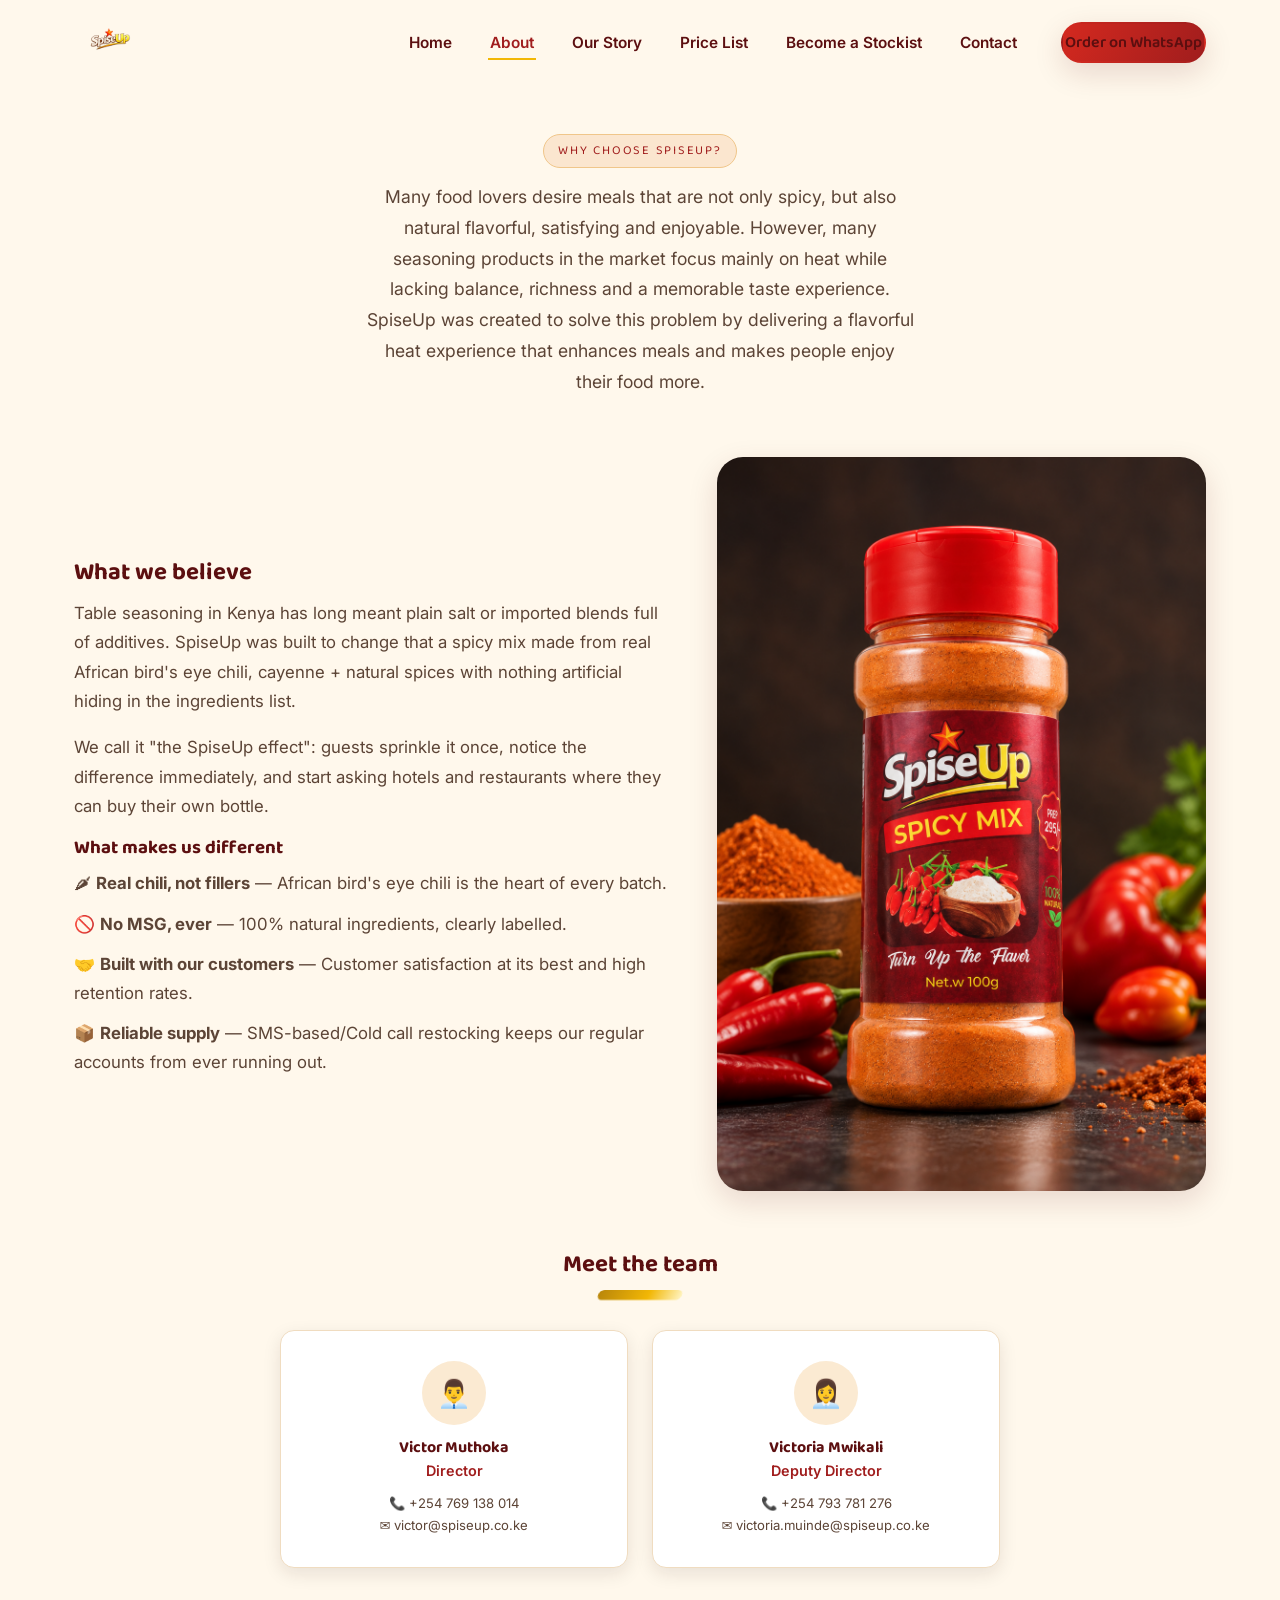
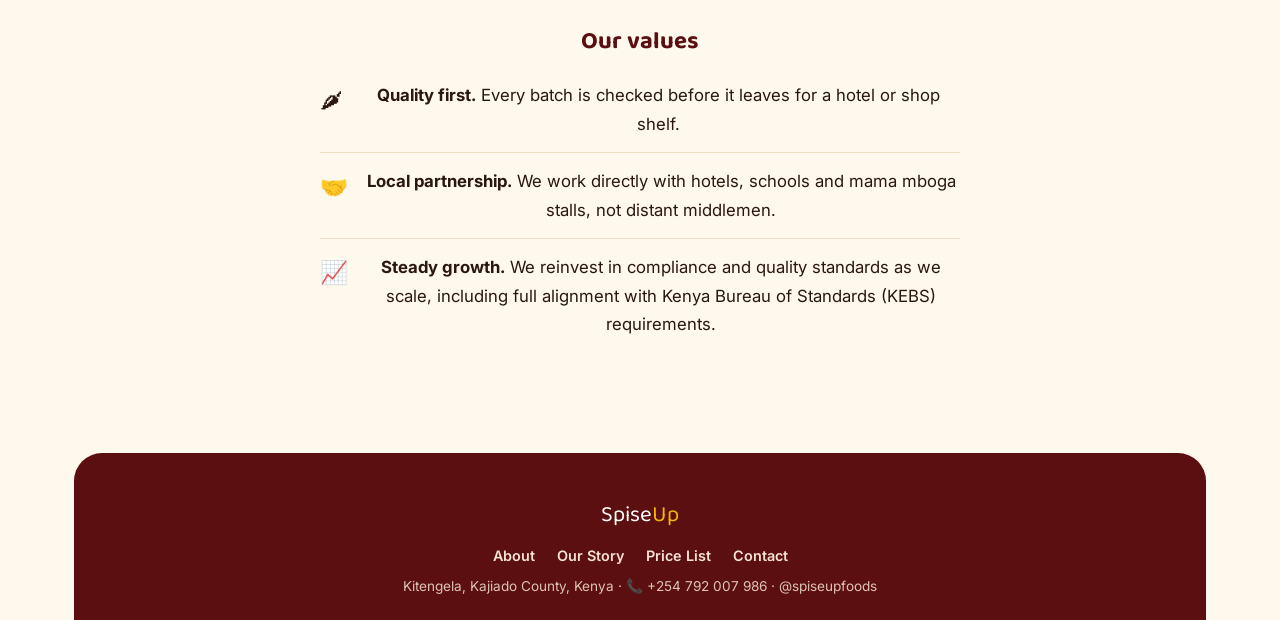
<file: about.html>
<!DOCTYPE html>
<html lang="en">
<head>
  <meta charset="UTF-8">
  <meta name="viewport" content="width=device-width, initial-scale=1.0">
  <title>SpiseUp Spicy Mix - All-Natural African Seasoning</title>
    <link rel="icon" type="image/png" sizes="32x32" href="images/favicon.png">
  <link rel="icon" type="image/png" sizes="16x16" href="images/favicon.png">
  <link rel="apple-touch-icon" sizes="180x180" href="images/favicon.png">
  <link rel="manifest" href="site.webmanifest">
  <meta name="theme-color" content="#5c0f10">
  <meta name="mobile-web-app-capable" content="yes">
  <meta name="apple-mobile-web-app-capable" content="yes">
  <meta name="apple-mobile-web-app-status-bar-style" content="black-translucent">
  <meta name="apple-mobile-web-app-title" content="SpiseUp">
  <link href="https://fonts.googleapis.com/css2?family=Baloo+2:wght@500;600;700;800&family=Inter:wght@400;500;600;700&display=swap" rel="stylesheet">
  <link rel="stylesheet" href="style.css">
 
</head>
<body>
  <div class="container">
    <nav class="navbar">
      <a href="index.html" class="logo"><img src="images/spiseup.png" alt="SpiseUp logo" class="logo-img"></a>
      <ul class="nav-links" id="navLinks">
        <li><a href="index.html">Home</a></li>
        <li><a href="about.html" class="active">About</a></li>
        <li><a href="story.html">Our Story</a></li>
        <li><a href="wholesale.html">Price List</a></li>
        <li><a href="stockist.html">Become a Stockist</a></li>
        <li><a href="contact.html">Contact</a></li>
        <li class="nav-cta"><a href="https://wa.me/254792007986" class="btn-primary order-btn" target="_blank" rel="noopener">Order on WhatsApp</a></li>
      </ul>
      <button class="nav-toggle" id="navToggle" aria-label="Toggle menu" aria-expanded="false"><span></span><span></span><span></span></button>
    </nav>

    <div class="page-header">
      <div class="eyebrow center">Why choose SPISEUP?</div>
      <p>Many food lovers desire meals that are not only spicy, but also natural flavorful, satisfying and enjoyable. However, many seasoning products in the market focus mainly on heat while lacking balance, richness and a memorable taste experience. SpiseUp was created to solve this problem by delivering 
        a flavorful heat experience that enhances meals and makes people enjoy their food more.</p>
    </div>

    <div class="about-content">
      <div class="about-grid">
        <div class="about-text">
          <h2>What we believe</h2>
          <p>Table seasoning in Kenya has long meant plain salt or imported blends full of additives. SpiseUp was built to change that a spicy mix made from real African bird's eye chili, cayenne + natural spices with nothing artificial hiding in the ingredients list.</p>
          <p>We call it "the SpiseUp effect": guests sprinkle it once, notice the difference immediately, and start asking hotels and restaurants where they can buy their own bottle.</p>
          <h3>What makes us different</h3>
          <ul class="about-list">
            <li>🌶 <strong>Real chili, not fillers</strong> — African bird's eye chili is the heart of every batch.</li>
            <li>🚫 <strong>No MSG, ever</strong> — 100% natural ingredients, clearly labelled.</li>
            <li>🤝 <strong>Built with our customers</strong> — Customer satisfaction at its best and high retention rates.</li>
            <li>📦 <strong>Reliable supply</strong> — SMS-based/Cold call restocking keeps our regular accounts from ever running out.</li>
          </ul>
        </div>
        <div class="about-image">
          <img src="images/bottle-studio.png" alt="SpiseUp Spicy Mix bottle with fresh chili peppers">
        </div>
      </div>

      <div class="team-section">
        <h2>Meet the team</h2>
        <div class="swoosh center" style="display:block; margin:0 auto 30px;"></div>
        <div class="team-grid">
          <div class="team-member">
            <div class="member-avatar">👨‍💼</div>
            <h4>Victor Muthoka</h4>
            <p class="role">Director</p>
            <p class="contact-line">📞 +254 769 138 014<br>✉️ victor@spiseup.co.ke</p>
          </div>
          <div class="team-member">
            <div class="member-avatar">👩‍💼</div>
            <h4>Victoria Mwikali</h4>
            <p class="role">Deputy Director</p>
            <p class="contact-line">📞 +254 793 781 276<br>✉️ victoria.muinde@spiseup.co.ke</p>
          </div>
        </div>
      </div>

      <div class="values-section" style="padding-top:0;">
        <h2>Our values</h2>
        <ul class="values-list">
          <li><span class="values-icon">🌶</span><div><strong>Quality first.</strong> Every batch is checked before it leaves for a hotel or shop shelf.</div></li>
          <li><span class="values-icon">🤝</span><div><strong>Local partnership.</strong> We work directly with hotels, schools and mama mboga stalls, not distant middlemen.</div></li>
          <li><span class="values-icon">📈</span><div><strong>Steady growth.</strong> We reinvest in compliance and quality standards as we scale, including full alignment with Kenya Bureau of Standards (KEBS) requirements.</div></li>
        </ul>
      </div>
    </div>

    <footer>
      <div class="logo-line">Spise<span>Up</span></div>
      <div class="footer-links">
        <a href="about.html">About</a>
        <a href="story.html">Our Story</a>
        <a href="wholesale.html">Price List</a>
        <a href="contact.html">Contact</a>
      </div>
      <div class="footer-meta">Kitengela, Kajiado County, Kenya · 📞 +254 792 007 986 · @spiseupfoods</div>
    </footer>
  </div>

  <div class="mobile-order-bar">
    <a href="https://wa.me/254792007986?text=Hi%20SpiseUp%2C%20I%27d%20like%20to%20order" target="_blank" rel="noopener">🌶 Order on WhatsApp</a>
  </div>
  <script src="script.js"></script>
</body>
</html>
</file>
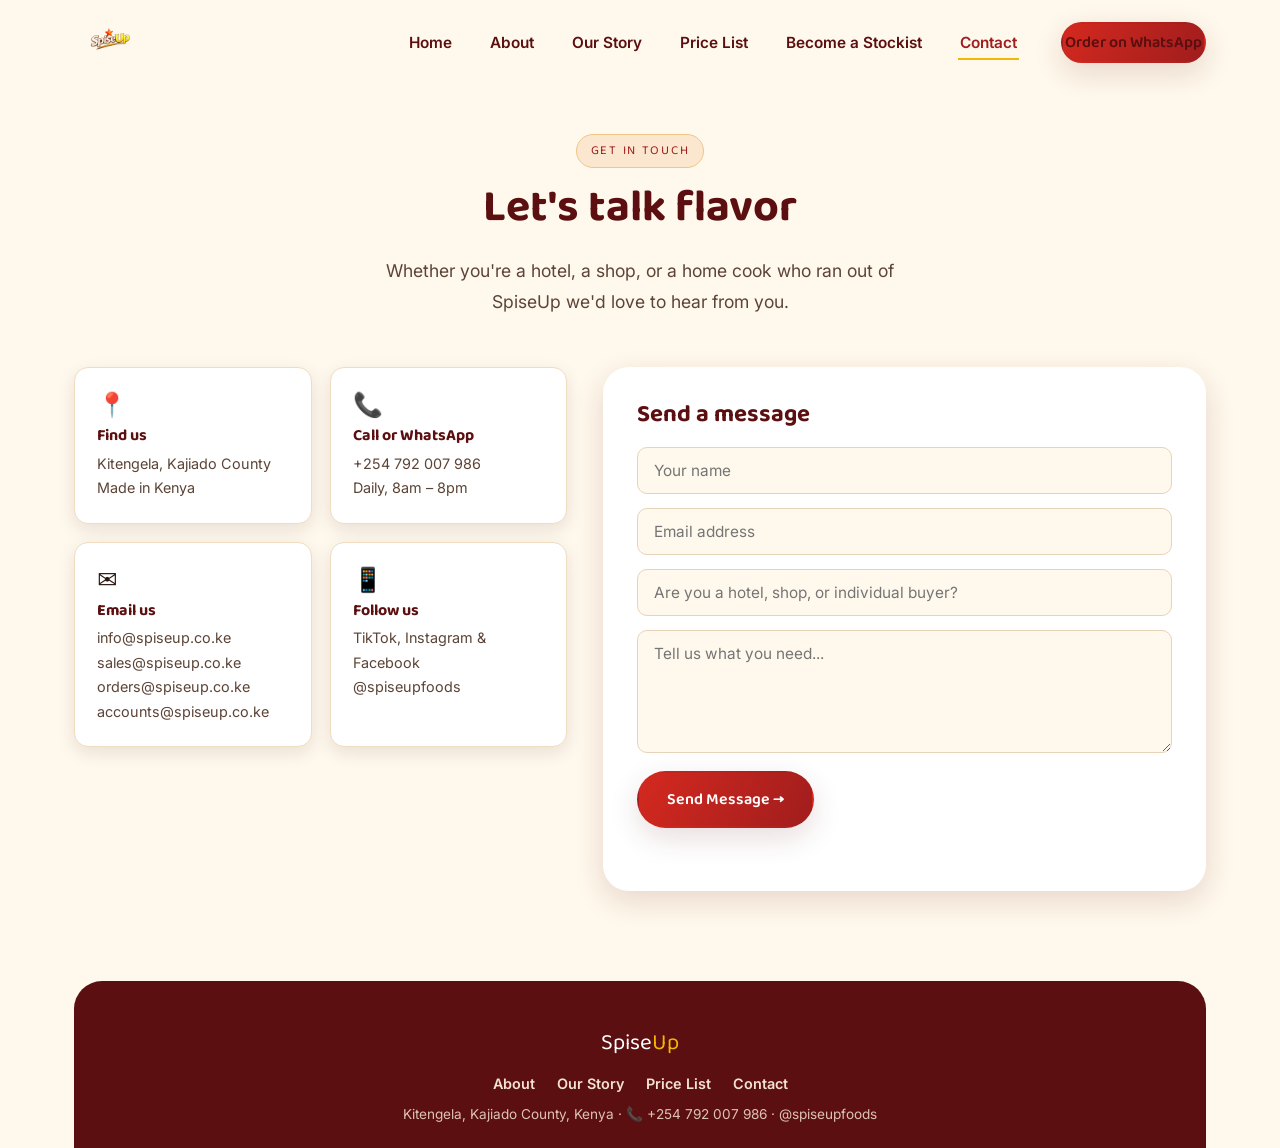
<file: contact.html>
<!DOCTYPE html>
<html lang="en">
<head>
  <meta charset="UTF-8">
  <meta name="viewport" content="width=device-width, initial-scale=1.0">
  <title>Contact SpiseUp</title>
    <link rel="icon" type="image/png" sizes="32x32" href="images/favicon.png">
  <link rel="icon" type="image/png" sizes="16x16" href="images/favicon.png">
  <link rel="apple-touch-icon" sizes="180x180" href="images/favicon.png">
  <link rel="manifest" href="site.webmanifest">
  <meta name="theme-color" content="#5c0f10">
  <meta name="mobile-web-app-capable" content="yes">
  <meta name="apple-mobile-web-app-capable" content="yes">
  <meta name="apple-mobile-web-app-status-bar-style" content="black-translucent">
  <meta name="apple-mobile-web-app-title" content="SpiseUp">
  <link href="https://fonts.googleapis.com/css2?family=Baloo+2:wght@500;600;700;800&family=Inter:wght@400;500;600;700&display=swap" rel="stylesheet">
  <link rel="stylesheet" href="style.css">
  
</head>
<body>
  <div class="container">
    <nav class="navbar">
      <a href="index.html" class="logo"><img src="images/spiseup.png" alt="SpiseUp logo" class="logo-img"></a>
      <ul class="nav-links" id="navLinks">
        <li><a href="index.html">Home</a></li>
        <li><a href="about.html">About</a></li>
        <li><a href="story.html">Our Story</a></li>
        <li><a href="wholesale.html">Price List</a></li>
        <li><a href="stockist.html">Become a Stockist</a></li>
        <li><a href="contact.html" class="active">Contact</a></li>
        <li class="nav-cta"><a href="https://wa.me/254792007986" class="btn-primary order-btn" target="_blank" rel="noopener">Order on WhatsApp</a></li>
      </ul>
      <button class="nav-toggle" id="navToggle" aria-label="Toggle menu" aria-expanded="false"><span></span><span></span><span></span></button>
    </nav>

    <div class="page-header">
      <div class="eyebrow center">Get in touch</div>
      <h1>Let's talk flavor</h1>
      <p>Whether you're a hotel, a shop, or a home cook who ran out of SpiseUp we'd love to hear from you.</p>
    </div>

    <div class="contact-wrapper">
      <div class="contact-info">
        <div class="info-card">
          <div class="info-icon">📍</div>
          <h3>Find us</h3>
          <p>Kitengela, Kajiado County<br>Made in Kenya</p>
        </div>
        <div class="info-card">
          <div class="info-icon">📞</div>
          <h3>Call or WhatsApp</h3>
          <p>+254 792 007 986<br>Daily, 8am – 8pm</p>
        </div>
        <div class="info-card">
          <div class="info-icon">✉️</div>
          <h3>Email us</h3>
          <p>info@spiseup.co.ke<br>sales@spiseup.co.ke<br>orders@spiseup.co.ke<br>accounts@spiseup.co.ke</p>
        </div>
        <div class="info-card">
          <div class="info-icon">📱</div>
          <h3>Follow us</h3>
          <p>TikTok, Instagram &amp; Facebook<br>@spiseupfoods</p>
        </div>
      </div>

      <div class="contact-form">
        <h2>Send a message</h2>
        <form id="contactForm">
          <input type="text" placeholder="Your name" required>
          <input type="email" placeholder="Email address" required>
          <input type="text" placeholder="Are you a hotel, shop, or individual buyer?">
          <textarea rows="5" placeholder="Tell us what you need..."></textarea>
          <button type="submit" class="btn-primary">Send Message →</button>
        </form>
        <div id="formMessage" class="form-message"></div>
      </div>
    </div>

    <footer>
      <div class="logo-line">Spise<span>Up</span></div>
      <div class="footer-links">
        <a href="about.html">About</a>
        <a href="story.html">Our Story</a>
        <a href="wholesale.html">Price List</a>
        <a href="contact.html">Contact</a>
      </div>
      <div class="footer-meta">Kitengela, Kajiado County, Kenya · 📞 +254 792 007 986 · @spiseupfoods

      </div>
    </footer>
  </div>

  <div class="mobile-order-bar">
    <a href="https://wa.me/254792007986?text=Hi%20SpiseUp%2C%20I%27d%20like%20to%20order" target="_blank" rel="noopener">🌶 Order on WhatsApp</a>
  </div>
  <script src="script.js"></script>
</body>
</html>
</file>
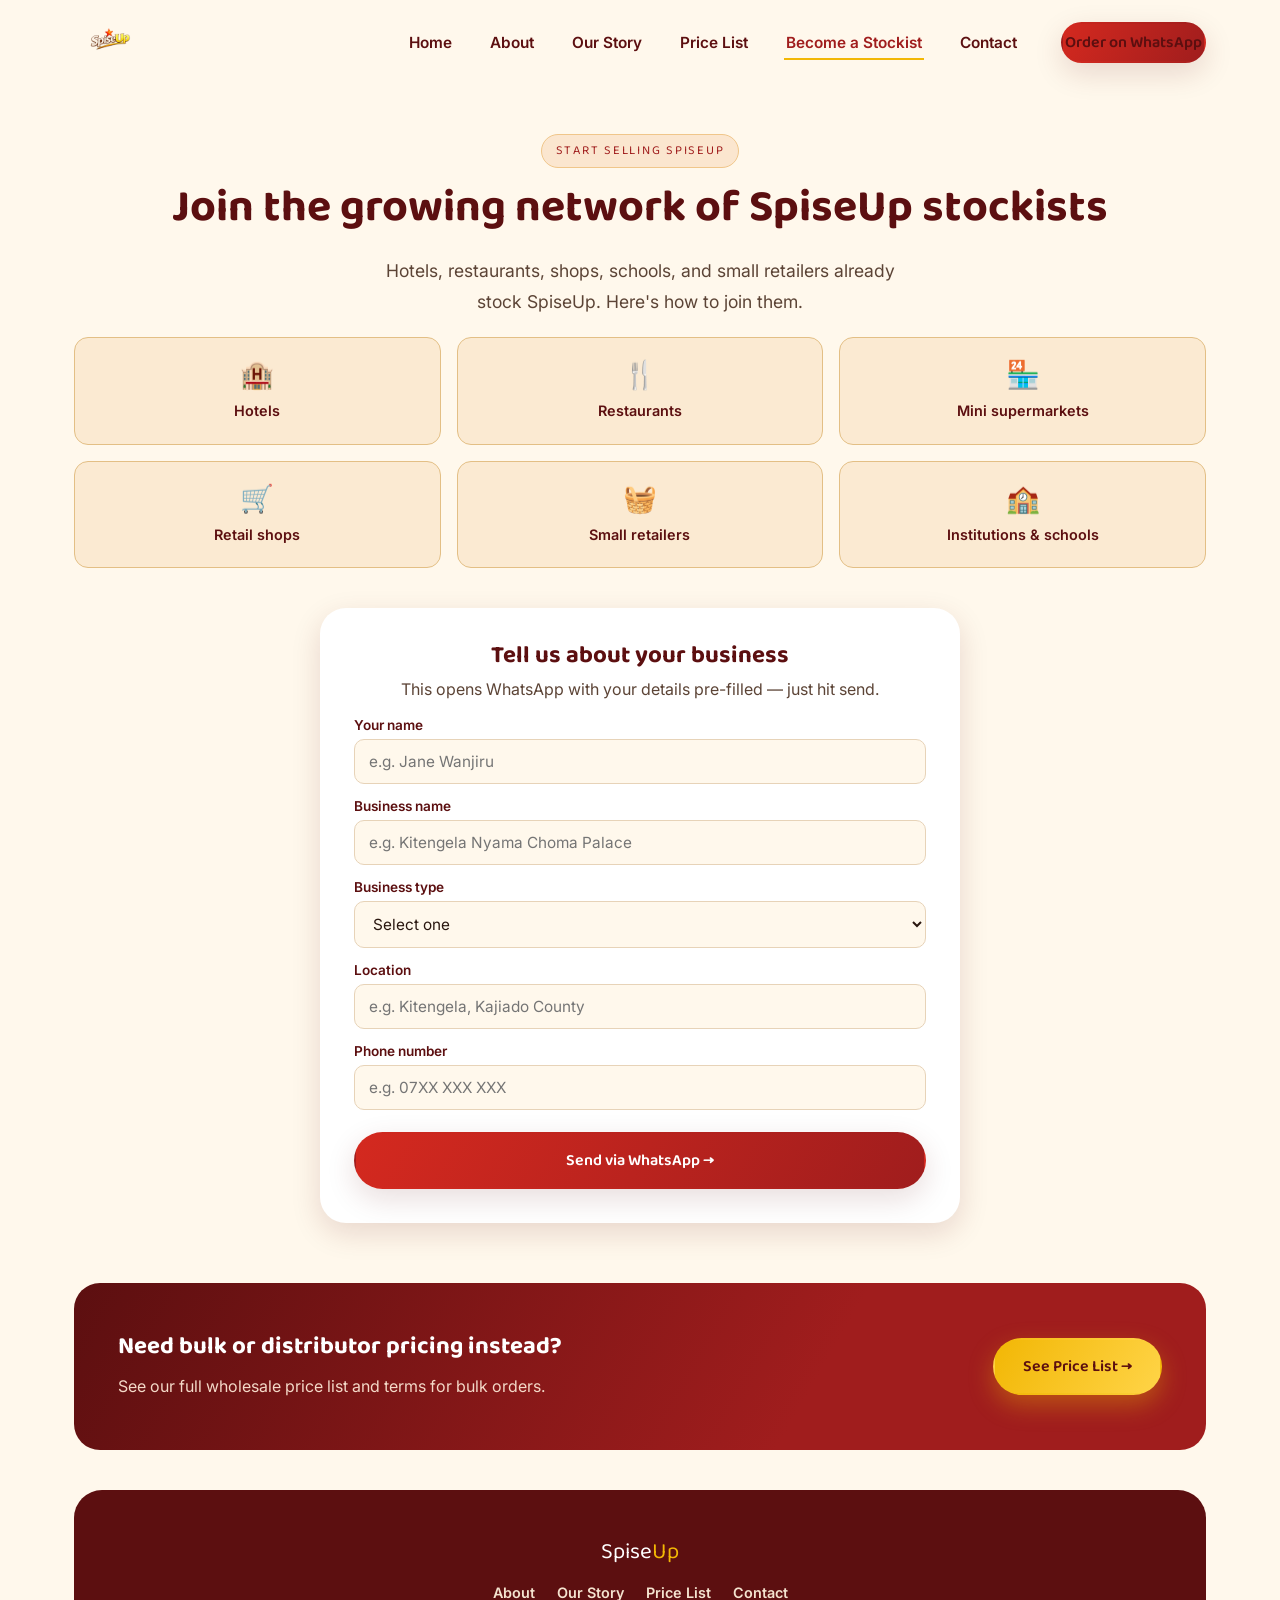
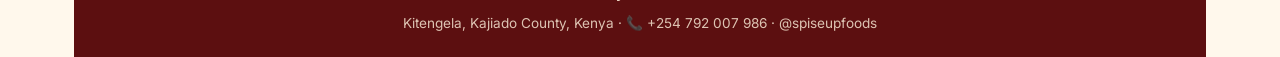
<file: stockist.html>
<!DOCTYPE html>
<html lang="en">
<head>
  <meta charset="UTF-8">
  <meta name="viewport" content="width=device-width, initial-scale=1.0">
  <title>Become a SpiseUp Stockist</title>
    <link rel="icon" type="image/png" sizes="32x32" href="images/favicon.png">
  <link rel="icon" type="image/png" sizes="16x16" href="images/favicon.png">
  <link rel="apple-touch-icon" sizes="180x180" href="images/favicon.png">
  <link rel="manifest" href="site.webmanifest">
  <meta name="theme-color" content="#5c0f10">
  <meta name="mobile-web-app-capable" content="yes">
  <meta name="apple-mobile-web-app-capable" content="yes">
  <meta name="apple-mobile-web-app-status-bar-style" content="black-translucent">
  <meta name="apple-mobile-web-app-title" content="SpiseUp">
  <link href="https://fonts.googleapis.com/css2?family=Baloo+2:wght@500;600;700;800&family=Inter:wght@400;500;600;700&display=swap" rel="stylesheet">
  <link rel="stylesheet" href="style.css">
</head>
<body>
  <div class="container">
    <nav class="navbar">
      <a href="index.html" class="logo"><img src="images/spiseup.png" alt="SpiseUp logo" class="logo-img"></a>
      <ul class="nav-links" id="navLinks">
        <li><a href="index.html">Home</a></li>
        <li><a href="about.html">About</a></li>
        <li><a href="story.html">Our Story</a></li>
        <li><a href="wholesale.html">Price List</a></li>
        <li><a href="stockist.html" class="active">Become a Stockist</a></li>
        <li><a href="contact.html">Contact</a></li>
        <li class="nav-cta"><a href="https://wa.me/254792007986" class="btn-primary order-btn" target="_blank" rel="noopener">Order on WhatsApp</a></li>
      </ul>
      <button class="nav-toggle" id="navToggle" aria-label="Toggle menu" aria-expanded="false"><span></span><span></span><span></span></button>
    </nav>

    <div class="page-header">
      <div class="eyebrow center">Start selling SpiseUp</div>
      <h1>Join the growing network of SpiseUp stockists</h1>
      <p>Hotels, restaurants, shops, schools, and small retailers already stock SpiseUp. Here's how to join them.</p>
    </div>

    <div class="stockist-types">
      <div class="stockist-type"><div class="icon">🏨</div><p>Hotels</p></div>
      <div class="stockist-type"><div class="icon">🍴</div><p>Restaurants</p></div>
      <div class="stockist-type"><div class="icon">🏪</div><p>Mini supermarkets</p></div>
      <div class="stockist-type"><div class="icon">🛒</div><p>Retail shops</p></div>
      <div class="stockist-type"><div class="icon">🧺</div><p>Small retailers</p></div>
      <div class="stockist-type"><div class="icon">🏫</div><p>Institutions &amp; schools</p></div>
    </div>

    <form class="stockist-form" id="stockistForm">
      <h2 class="center" style="margin-bottom:6px;">Tell us about your business</h2>
      <p class="center" style="margin-bottom:0;">This opens WhatsApp with your details pre-filled — just hit send.</p>

      <label for="stkName">Your name</label>
      <input type="text" id="stkName" placeholder="e.g. Jane Wanjiru" required>

      <label for="stkBusiness">Business name</label>
      <input type="text" id="stkBusiness" placeholder="e.g. Kitengela Nyama Choma Palace" required>

      <label for="stkType">Business type</label>
      <select id="stkType" required>
        <option value="">Select one</option>
        <option>Hotel</option>
        <option>Restaurant</option>
        <option>Mini supermarket</option>
        <option>Retail shop</option>
        <option>Small retailer / mama mboga</option>
        <option>Institution / school</option>
        <option>Other</option>
      </select>

      <label for="stkLocation">Location</label>
      <input type="text" id="stkLocation" placeholder="e.g. Kitengela, Kajiado County" required>

      <label for="stkPhone">Phone number</label>
      <input type="tel" id="stkPhone" placeholder="e.g. 07XX XXX XXX" required>

      <button type="submit" class="btn-primary">Send via WhatsApp →</button>
    </form>

    <div class="cta-section" style="margin-top:60px;">
      <div class="cta-text">
        <h2>Need bulk or distributor pricing instead?</h2>
        <p>See our full wholesale price list and terms for bulk orders.</p>
      </div>
      <a href="wholesale.html" class="btn-gold btn-primary" style="background:linear-gradient(120deg,#f2b705,#ffd447); color:#5c0f10; box-shadow:0 10px 24px rgba(242,183,5,0.35);">See Price List →</a>
    </div>

    <footer>
      <div class="logo-line">Spise<span>Up</span></div>
      <div class="footer-links">
        <a href="about.html">About</a>
        <a href="story.html">Our Story</a>
        <a href="wholesale.html">Price List</a>
        <a href="contact.html">Contact</a>
      </div>
      <div class="footer-meta">Kitengela, Kajiado County, Kenya · 📞 +254 792 007 986 · @spiseupfoods</div>
    </footer>
  </div>

  <div class="mobile-order-bar">
    <a href="https://wa.me/254792007986?text=Hi%20SpiseUp%2C%20I%27d%20like%20to%20order" target="_blank" rel="noopener">🌶 Order on WhatsApp</a>
  </div>

  <script src="script.js"></script>
</body>
</html>
</file>
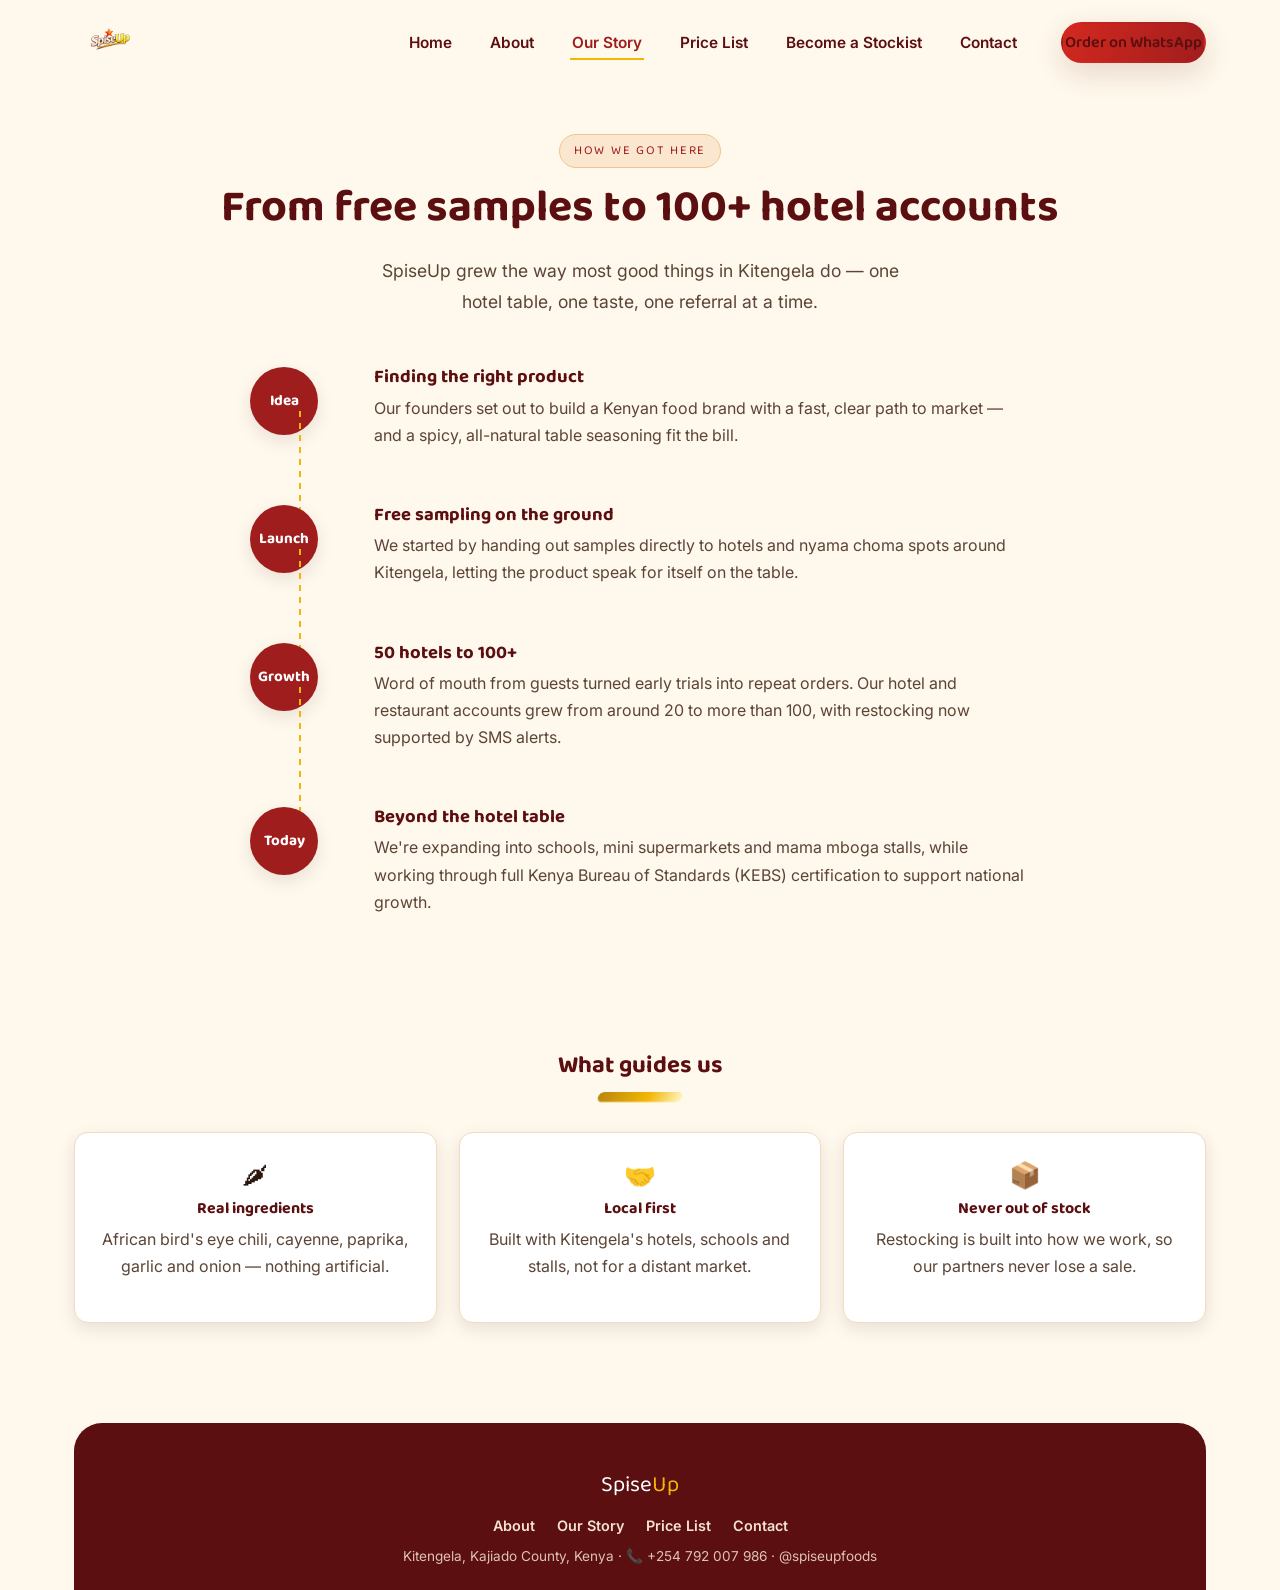
<file: story.html>
<!DOCTYPE html>
<html lang="en">
<head>
  <meta charset="UTF-8">
  <meta name="viewport" content="width=device-width, initial-scale=1.0">
  <title>SpiseUp — Our Story</title>
    <link rel="icon" type="image/png" sizes="32x32" href="images/favicon.png">
  <link rel="icon" type="image/png" sizes="16x16" href="images/favicon.png">
  <link rel="apple-touch-icon" sizes="180x180" href="images/favicon.png">
  <link rel="manifest" href="site.webmanifest">
  <meta name="theme-color" content="#5c0f10">
  <meta name="mobile-web-app-capable" content="yes">
  <meta name="apple-mobile-web-app-capable" content="yes">
  <meta name="apple-mobile-web-app-status-bar-style" content="black-translucent">
  <meta name="apple-mobile-web-app-title" content="SpiseUp">
  <link href="https://fonts.googleapis.com/css2?family=Baloo+2:wght@500;600;700;800&family=Inter:wght@400;500;600;700&display=swap" rel="stylesheet">
  <link rel="stylesheet" href="style.css">
  
</head>
<body>
  <div class="container">
    <nav class="navbar">
      <a href="index.html" class="logo"><img src="images/spiseup.png" alt="SpiseUp logo" class="logo-img"></a>
      <ul class="nav-links" id="navLinks">
        <li><a href="index.html">Home</a></li>
        <li><a href="about.html">About</a></li>
        <li><a href="story.html" class="active">Our Story</a></li>
        <li><a href="wholesale.html">Price List</a></li>
        <li><a href="stockist.html">Become a Stockist</a></li>
        <li><a href="contact.html">Contact</a></li>
        <li class="nav-cta"><a href="https://wa.me/254792007986" class="btn-primary order-btn" target="_blank" rel="noopener">Order on WhatsApp</a></li>
      </ul>
      <button class="nav-toggle" id="navToggle" aria-label="Toggle menu" aria-expanded="false"><span></span><span></span><span></span></button>
    </nav>

    <div class="page-header">
      <div class="eyebrow center">How we got here</div>
      <h1>From free samples to 100+ hotel accounts</h1>
      <p>SpiseUp grew the way most good things in Kitengela do — one hotel table, one taste, one referral at a time.</p>
    </div>

    <div class="story-timeline">
      <div class="timeline-item">
        <div class="timeline-year">Idea</div>
        <div class="timeline-content">
          <h3>Finding the right product</h3>
          <p>Our founders set out to build a Kenyan food brand with a fast, clear path to market — and a spicy, all-natural table seasoning fit the bill.</p>
        </div>
      </div>
      <div class="timeline-item">
        <div class="timeline-year">Launch</div>
        <div class="timeline-content">
          <h3>Free sampling on the ground</h3>
          <p>We started by handing out samples directly to hotels and nyama choma spots around Kitengela, letting the product speak for itself on the table.</p>
        </div>
      </div>
      <div class="timeline-item">
        <div class="timeline-year">Growth</div>
        <div class="timeline-content">
          <h3>50 hotels to 100+</h3>
          <p>Word of mouth from guests turned early trials into repeat orders. Our hotel and restaurant accounts grew from around 20 to more than 100, with restocking now supported by SMS alerts.</p>
        </div>
      </div>
      <div class="timeline-item">
        <div class="timeline-year">Today</div>
        <div class="timeline-content">
          <h3>Beyond the hotel table</h3>
          <p>We're expanding into schools, mini supermarkets and mama mboga stalls, while working through full Kenya Bureau of Standards (KEBS) certification to support national growth.</p>
        </div>
      </div>
    </div>

    <div class="values-section">
      <h2>What guides us</h2>
      <div class="swoosh center" style="display:block; margin:0 auto 26px;"></div>
      <div class="values-grid">
        <div class="value-card">
          <div class="value-icon">🌶</div>
          <h4>Real ingredients</h4>
          <p>African bird's eye chili, cayenne, paprika, garlic and onion — nothing artificial.</p>
        </div>
        <div class="value-card">
          <div class="value-icon">🤝</div>
          <h4>Local first</h4>
          <p>Built with Kitengela's hotels, schools and stalls, not for a distant market.</p>
        </div>
        <div class="value-card">
          <div class="value-icon">📦</div>
          <h4>Never out of stock</h4>
          <p>Restocking is built into how we work, so our partners never lose a sale.</p>
        </div>
      </div>
    </div>

    <footer>
      <div class="logo-line">Spise<span>Up</span></div>
      <div class="footer-links">
        <a href="about.html">About</a>
        <a href="story.html">Our Story</a>
        <a href="wholesale.html">Price List</a>
        <a href="contact.html">Contact</a>
      </div>
      <div class="footer-meta">Kitengela, Kajiado County, Kenya · 📞 +254 792 007 986 · @spiseupfoods</div>
    </footer>
  </div>

  <div class="mobile-order-bar">
    <a href="https://wa.me/254792007986?text=Hi%20SpiseUp%2C%20I%27d%20like%20to%20order" target="_blank" rel="noopener">🌶 Order on WhatsApp</a>
  </div>
  <script src="script.js"></script>
</body>
</html>
</file>
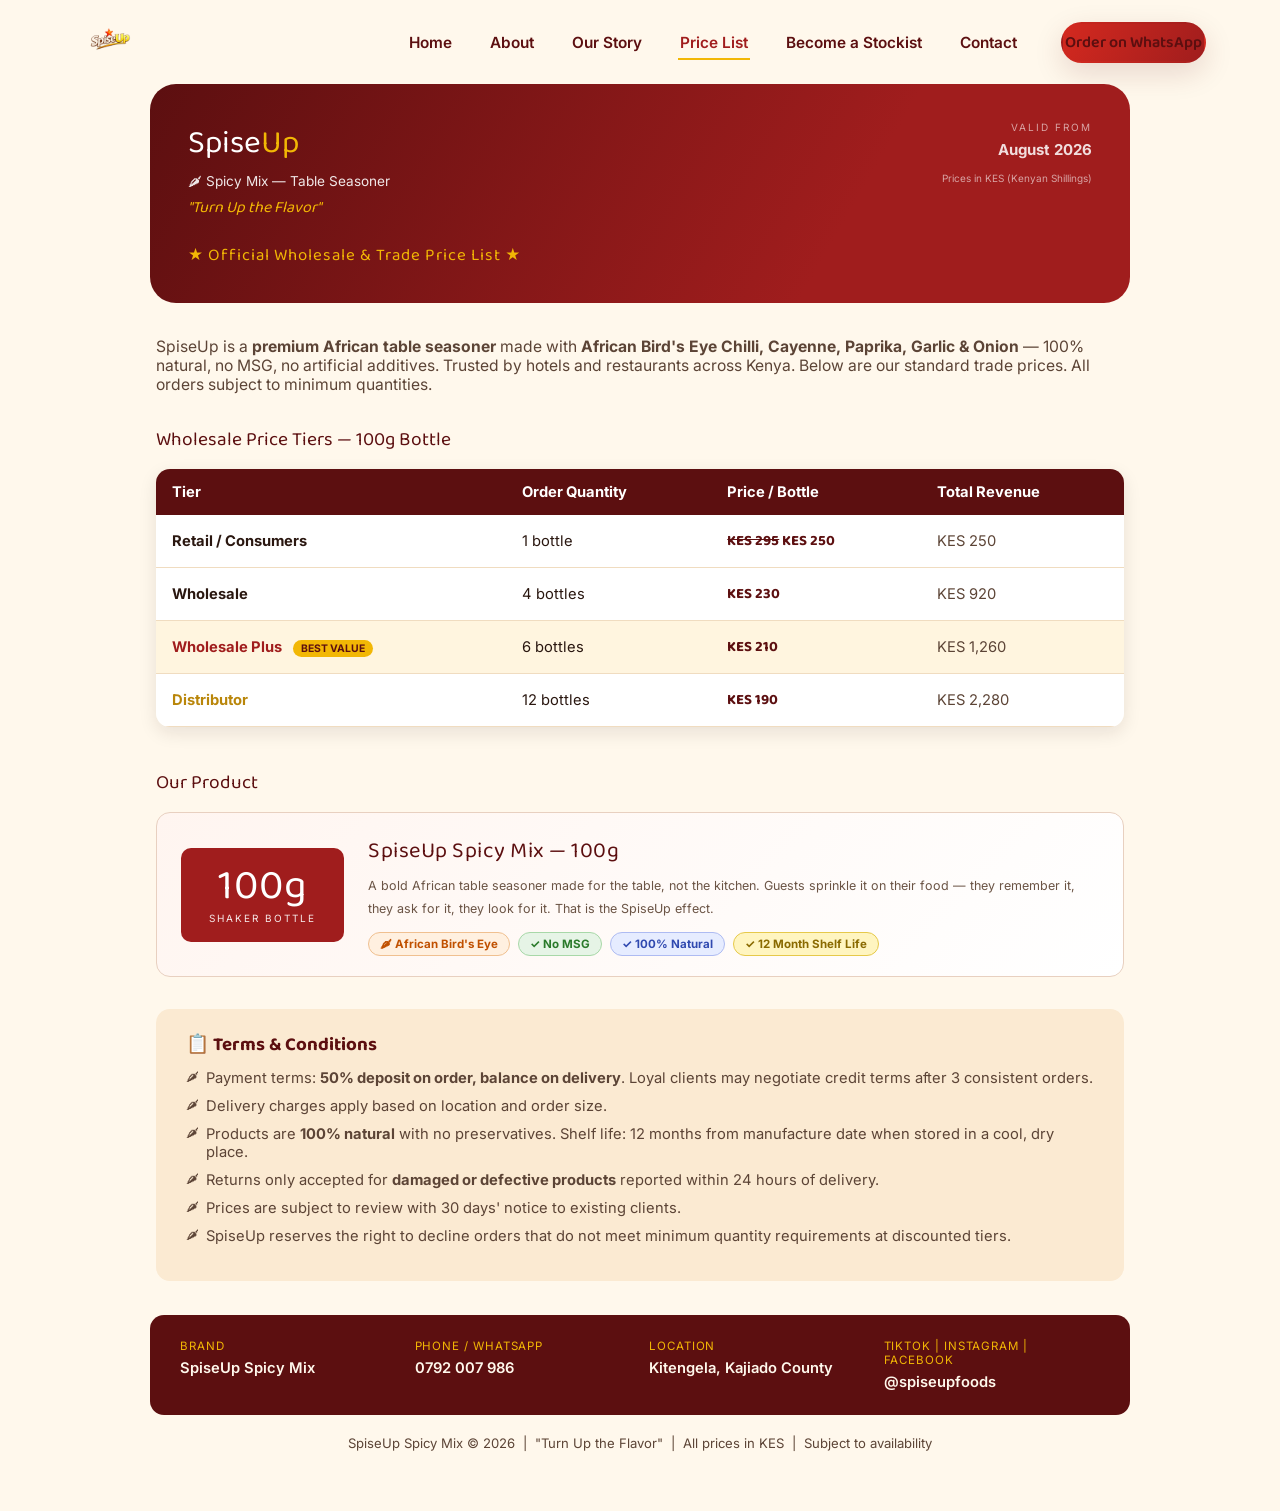
<file: wholesale.html>
<!DOCTYPE html>
<html lang="en">
<head>
<meta charset="UTF-8">
<meta name="viewport" content="width=device-width, initial-scale=1.0">
<title>SpiseUp — Wholesale Price List</title>
  <link rel="icon" type="image/png" sizes="32x32" href="images/favicon.png">
  <link rel="icon" type="image/png" sizes="16x16" href="images/favicon.png">
  <link rel="apple-touch-icon" sizes="180x180" href="images/favicon.png">
  <link rel="manifest" href="site.webmanifest">
  <meta name="theme-color" content="#5c0f10">
  <meta name="mobile-web-app-capable" content="yes">
  <meta name="apple-mobile-web-app-capable" content="yes">
  <meta name="apple-mobile-web-app-status-bar-style" content="black-translucent">
  <meta name="apple-mobile-web-app-title" content="SpiseUp">
<link href="https://fonts.googleapis.com/css2?family=Baloo+2:wght@500;600;700;800&family=Inter:wght@400;500;600;700&display=swap" rel="stylesheet">
<link rel="stylesheet" href="style.css">

</head>
<body>
  <div class="container">
    <nav class="navbar">
      <a href="index.html" class="logo"><img src="images/spiseup.png" alt="SpiseUp logo" class="logo-img"></a>
      <ul class="nav-links" id="navLinks">
        <li><a href="index.html">Home</a></li>
        <li><a href="about.html">About</a></li>
        <li><a href="story.html">Our Story</a></li>
        <li><a href="wholesale.html" class="active">Price List</a></li>
        <li><a href="stockist.html">Become a Stockist</a></li>
        <li><a href="contact.html">Contact</a></li>
        <li class="nav-cta"><a href="https://wa.me/254792007986" class="btn-primary order-btn" target="_blank" rel="noopener">Order on WhatsApp</a></li>
      </ul>
      <button class="nav-toggle" id="navToggle" aria-label="Toggle menu" aria-expanded="false"><span></span><span></span><span></span></button>
    </nav>
  </div>

  <div class="page">

    <!-- HEADER -->
    <div class="header">
      <div class="header-top">
        <div class="brand">
          <div class="brand-name">Spise<span>Up</span></div>
          <div class="brand-tag">🌶 Spicy Mix — Table Seasoner</div>
          <div class="tagline">"Turn Up the Flavor"</div>
        </div>
        <div style="text-align:right; color:rgba(255,255,255,0.85); font-size:12px; line-height:1.8; position:relative; z-index:2;">
          <div style="font-size:10px; letter-spacing:2px; opacity:0.7; text-transform:uppercase;">Valid From</div>
          <div style="font-weight:700; font-size:15px;">August 2026</div>
          <div style="font-size:10px; opacity:0.7; margin-top:6px;">Prices in KES (Kenyan Shillings)</div>
        </div>
      </div>
      <div class="doc-title">★ Official Wholesale &amp; Trade Price List ★</div>
    </div>

    <!-- BODY -->
    <div class="body">

      <div class="intro">
        SpiseUp is a <strong>premium African table seasoner</strong> made with <strong>African Bird's Eye Chilli, Cayenne, Paprika, Garlic &amp; Onion</strong> — 100% natural, no MSG, no artificial additives. Trusted by hotels and restaurants across Kenya. Below are our standard trade prices. All orders subject to minimum quantities.
      </div>

      <!-- PRICING TABLE -->
      <div class="section-title small">Wholesale Price Tiers — 100g Bottle</div>

      <table class="price-table">
        <thead>
          <tr>
            <th>Tier</th>
            <th>Order Quantity</th>
            <th>Price / Bottle</th>
            <th>Total Revenue</th>
          </tr>
        </thead>
        <tbody>
          <tr>
            <td><span class="tier-label tier-retail">Retail / Consumers</span></td>
            <td>1 bottle</td>
            <td>
              <span class="price-cell">
                <s>KES 295</s> KES 250
              </span>
            </td>
            <td class="revenue-cell">KES 250</td>
          </tr>

          <tr>
            <td><span class="tier-label tier-b2b">Wholesale</span></td>
            <td>4 bottles</td>
            <td><span class="price-cell">KES 230</span></td>
            <td class="revenue-cell">KES 920</td>
          </tr>

          <tr class="highlight-row">
            <td>
              <span class="tier-label tier-wholesale">
                Wholesale Plus
                <span class="badge-best">BEST VALUE</span>
              </span>
            </td>
            <td>6 bottles</td>
            <td><span class="price-cell">KES 210</span></td>
            <td class="revenue-cell">KES 1,260</td>
          </tr>

          <tr>
            <td><span class="tier-label tier-bulk">Distributor</span></td>
            <td>12 bottles</td>
            <td><span class="price-cell">KES 190</span></td>
            <td class="revenue-cell">KES 2,280</td>
          </tr>
        </tbody>
      </table>

      <!-- PRODUCT -->
      <div class="section-title small">Our Product</div>
      <div style="background: linear-gradient(135deg, #fff5f0, #fff); border: 1.5px solid #e8d0c0; border-radius: 14px; padding: 20px 24px; margin-bottom: 32px; display: flex; align-items: center; gap: 24px; flex-wrap: wrap;">
        <div style="background: var(--red); color: white; border-radius: 10px; padding: 18px 28px; text-align: center; flex-shrink: 0;">
          <div style="font-family: 'Baloo 2', sans-serif; font-size: 42px; letter-spacing: 1px; line-height:1;">100g</div>
          <div style="font-size: 10px; letter-spacing: 2px; opacity: 0.9; text-transform: uppercase; margin-top: 4px;">Shaker Bottle</div>
        </div>
        <div style="flex: 1; min-width: 200px;">
          <div style="font-family: 'Baloo 2', sans-serif; font-size: 22px; color: var(--maroon); letter-spacing: 0.5px;">SpiseUp Spicy Mix — 100g</div>
          <div style="font-size: 12.5px; color: #6b5445; margin-top: 6px; line-height: 1.8;">A bold African table seasoner made for the table, not the kitchen. Guests sprinkle it on their food — they remember it, they ask for it, they look for it. That is the SpiseUp effect.</div>
          <div style="margin-top: 12px; display: flex; gap: 8px; flex-wrap: wrap;">
            <span class="chip chip-chili">🌶 African Bird's Eye</span>
            <span class="chip chip-green">✓ No MSG</span>
            <span class="chip chip-blue">✓ 100% Natural</span>
            <span class="chip chip-gold">✓ 12 Month Shelf Life</span>
          </div>
        </div>
      </div>

      <!-- TERMS -->
      <div class="terms-box">
        <h3>📋 Terms &amp; Conditions</h3>
        <ul class="terms-list">
          <li>Payment terms: <strong>50% deposit on order, balance on delivery</strong>. Loyal clients may negotiate credit terms after 3 consistent orders.</li>
          <li>Delivery charges apply based on location and order size.</li>
          <li>Products are <strong>100% natural</strong> with no preservatives. Shelf life: 12 months from manufacture date when stored in a cool, dry place.</li>
          <li>Returns only accepted for <strong>damaged or defective products</strong> reported within 24 hours of delivery.</li>
          <li>Prices are subject to review with 30 days' notice to existing clients.</li>
          <li>SpiseUp reserves the right to decline orders that do not meet minimum quantity requirements at discounted tiers.</li>
        </ul>
      </div>

    </div>

    <!-- CONTACT BAR -->
    <div class="contact-bar">
      <div class="contact-item">
        <span class="contact-label">Brand</span>
        <span class="contact-value">SpiseUp Spicy Mix</span>
      </div>
      <div class="contact-item">
        <span class="contact-label">Phone / WhatsApp</span>
        <span class="contact-value">0792 007 986</span>
      </div>
      <div class="contact-item">
        <span class="contact-label">Location</span>
        <span class="contact-value">Kitengela, Kajiado County</span>
      </div>
      <div class="contact-item">
        <span class="contact-label">TikTok | Instagram | Facebook</span>
        <span class="contact-value">@spiseupfoods</span>
      </div>
    </div>

    <div class="footer wholesale-footer">
      SpiseUp Spicy Mix © 2026 &nbsp;|&nbsp; "Turn Up the Flavor" &nbsp;|&nbsp; All prices in KES &nbsp;|&nbsp; Subject to availability
    </div>

  </div>

  <div class="mobile-order-bar">
    <a href="https://wa.me/254792007986?text=Hi%20SpiseUp%2C%20I%27d%20like%20to%20order" target="_blank" rel="noopener">🌶 Order on WhatsApp</a>
  </div>

  <script src="script.js"></script>
</body>
</html>
</file>
<file: style.css>
/* =========================================================
   SpiseUp Spicy Salt — Brand Stylesheet
   Palette pulled directly from the product label:
   deep maroon shadow, brand red, gold lettering, cream base
   ========================================================= */

:root {
  --maroon:      #5c0f10;   /* deepest shadow on the label gradient */
  --red:         #a01d1d;   /* core label red */
  --red-bright:  #d4291f;   /* hot accent / hover / CTA */
  --gold:        #f2b705;   /* "Up" lettering gold */
  --gold-dark:   #b9860a;   /* gold on light backgrounds (AA contrast) */
  --cream:       #fff8ec;   /* base page background */
  --cream-deep:  #fbead2;   /* alternate section background */
  --ink:         #2a1710;   /* near-black brown for body text */
  --ink-soft:    #5c4436;   /* secondary text */
  --white:       #ffffff;

  --font-display: "Baloo 2", "Fredoka", system-ui, sans-serif;
  --font-body: "Inter", system-ui, -apple-system, sans-serif;

  --radius: 14px;
  --radius-lg: 26px;
  --shadow-soft: 0 10px 30px rgba(92, 15, 16, 0.14);
  --shadow-card: 0 6px 18px rgba(42, 23, 16, 0.10);
  --container: 1180px;

  /* Consistent vertical rhythm between page sections */
  --space-section: 64px;
}

* { box-sizing: border-box; }
html { scroll-behavior: smooth; }

body {
  margin: 0;
  font-family: var(--font-body);
  color: var(--ink);
  background: var(--cream);
  -webkit-font-smoothing: antialiased;
  overflow-x: hidden;
}

img { max-width: 100%; display: block; }
a { text-decoration: none; color: inherit; }
ul { list-style: none; margin: 0; padding: 0; }

h1, h2, h3, h4 {
  font-family: var(--font-display);
  color: var(--maroon);
  line-height: 1.15;
  margin: 0 0 0.5em;
}

p { line-height: 1.7; color: var(--ink-soft); margin: 0 0 1em; }

.container {
  max-width: var(--container);
  margin: 0 auto;
  padding: 0 24px;
}

:focus-visible {
  outline: 3px solid var(--gold-dark);
  outline-offset: 2px;
}

@media (prefers-reduced-motion: reduce) {
  * { animation: none !important; transition: none !important; }
  /* Without this, disabling the fade-out animation also cancels the
     pointer-events:none it was supposed to set — leaving the splash
     screen stuck on top of the page forever. Hide it outright instead. */
  #splash-screen { display: none !important; }
}

/* ---------- Signature motif: the gold swoosh ---------- */
.swoosh {
  display: inline-block;
  width: 84px;
  height: 10px;
  margin-top: 6px;
  background: linear-gradient(100deg, var(--gold-dark), var(--gold) 60%, #fff4c2);
  border-radius: 999px;
  transform: skewX(-18deg);
}
.center .swoosh { margin-left: auto; margin-right: auto; }

.eyebrow {
  display: inline-flex;
  align-items: center;
  gap: 8px;
  font-family: var(--font-display);
  font-size: 0.78rem;
  letter-spacing: 0.14em;
  text-transform: uppercase;
  color: var(--red);
  background: #fbe6cf;
  border: 1px solid #f0c68a;
  padding: 6px 14px;
  border-radius: 999px;
  margin-bottom: 14px;
}

/* ---------- Buttons ---------- */
.btn-primary, .btn-outline, .btn-ghost {
  display: inline-flex;
  align-items: center;
  gap: 8px;
  font-family: var(--font-display);
  font-weight: 600;
  font-size: 1rem;
  padding: 14px 28px;
  border-radius: 999px;
  border: 2px solid transparent;
  cursor: pointer;
  transition: transform 0.15s ease, box-shadow 0.15s ease, background 0.15s ease;
}
.btn-primary {
  background: linear-gradient(120deg, var(--red-bright), var(--red));
  color: var(--white);
  box-shadow: var(--shadow-soft);
}
.btn-primary:hover { transform: translateY(-2px); box-shadow: 0 14px 30px rgba(160,29,29,0.28); }

.btn-outline {
  background: transparent;
  color: var(--maroon);
  border-color: var(--maroon);
}
.btn-outline:hover { background: var(--maroon); color: var(--white); }

.btn-gold {
  background: linear-gradient(120deg, var(--gold), #ffd447);
  color: var(--maroon);
  box-shadow: 0 10px 24px rgba(242, 183, 5, 0.35);
}
.btn-gold:hover { transform: translateY(-2px); }

/* ---------- Navbar ---------- */
.navbar {
  display: flex;
  align-items: center;
  justify-content: space-between;
  padding: 18px 0;
}
.logo-img {
  height: 48px;
  width: auto;
  transform-origin: center;
  animation: navLogoPop 0.6s cubic-bezier(0.34, 1.56, 0.64, 1) both;
}

/* Logo pops in from small to full size so it's the first thing that catches the eye */
@keyframes navLogoPop {
  0% { opacity: 0; transform: scale(0.3); }
  55% { opacity: 1; transform: scale(1.18); }
  75% { transform: scale(0.95); }
  100% { opacity: 1; transform: scale(1); }
}

@media (max-width: 600px) {
  .logo-img { height: 38px; }
}
.nav-links {
  display: flex;
  gap: 34px;
  align-items: center;
  font-weight: 600;
  font-size: 0.96rem;
}
.nav-links a {
  color: var(--maroon);
  padding: 6px 2px;
  border-bottom: 2px solid transparent;
  transition: border-color 0.15s ease, color 0.15s ease;
}
.nav-links a:hover, .nav-links a.active {
  border-color: var(--gold);
  color: var(--red);
}
.nav-cta { margin-left: 8px; }

.nav-toggle {
  display: none;
  flex-direction: column;
  gap: 5px;
  background: none;
  border: none;
  cursor: pointer;
  padding: 6px;
}
.nav-toggle span {
  width: 26px;
  height: 3px;
  background: var(--maroon);
  border-radius: 2px;
  transform-origin: center;
  transition: transform 0.25s ease, opacity 0.2s ease;
}

.nav-toggle[aria-expanded="true"] span:nth-child(1) {
  transform: translateY(8px) rotate(45deg);
}
.nav-toggle[aria-expanded="true"] span:nth-child(2) {
  opacity: 0;
}
.nav-toggle[aria-expanded="true"] span:nth-child(3) {
  transform: translateY(-8px) rotate(-45deg);
}

@media (max-width: 560px) {
  .nav-toggle { display: flex; }
  .nav-links {
    position: absolute;
    top: 68px;
    left: 24px;
    right: 24px;
    background: var(--white);
    flex-direction: column;
    align-items: flex-start;
    gap: 4px;
    padding: 18px;
    border-radius: var(--radius);
    box-shadow: var(--shadow-soft);
    display: none;
    z-index: 40;
  }
  .nav-links.open { display: flex; }
  .nav-links a { width: 100%; padding: 10px 4px; }
  .nav-cta { width: 100%; }
  .nav-cta .btn-primary, .nav-cta .btn-outline { width: 100%; justify-content: center; }
}

/* ---------- Hero ---------- */
.hero {
  display: grid;
  grid-template-columns: 1.05fr 0.95fr;
  align-items: center;
  gap: 40px;
  padding: 36px 0 64px;
  position: relative;
}
.hero::before {
  content: "";
  position: absolute;
  top: -60px; right: -140px;
  width: 480px; height: 480px;
  background: radial-gradient(circle, rgba(160,29,29,0.14), transparent 70%);
  z-index: -1;
  border-radius: 50%;
}
.hero-badge {
  display: inline-block;
  font-family: var(--font-display);
  font-size: 0.82rem;
  letter-spacing: 0.08em;
  color: var(--maroon);
  background: var(--cream-deep);
  border: 1px solid #eccd93;
  padding: 7px 16px;
  border-radius: 999px;
  margin-bottom: 18px;
}
.hero h1 {
  font-size: clamp(2.3rem, 4.6vw, 3.6rem);
  font-weight: 700;
}
.hero-highlight {
  background: linear-gradient(100deg, var(--red-bright), var(--red) 60%);
  -webkit-background-clip: text;
  background-clip: text;
  color: transparent;
}
.hero-description { font-size: 1.08rem; max-width: 46ch; }
.hero-actions { display: flex; gap: 14px; flex-wrap: wrap; margin: 22px 0 34px; }

.hero-stats {
  display: flex;
  gap: 34px;
  flex-wrap: wrap;
}
.stat {
  font-family: var(--font-display);
  font-size: 1.6rem;
  color: var(--red);
  font-weight: 700;
}
.stat span {
  display: block;
  font-family: var(--font-body);
  font-size: 0.78rem;
  font-weight: 500;
  color: var(--ink-soft);
  margin-top: 2px;
}

.hero-image { position: relative; display: flex; justify-content: center; }
.hero-image::before {
  content: "";
  position: absolute;
  width: 320px; height: 320px;
  background: radial-gradient(circle, rgba(242,183,5,0.30), transparent 72%);
  border-radius: 50%;
  z-index: 0;
}
.hero-image-img {
  position: relative;
  z-index: 1;
  max-height: 420px;
  width: auto;
  margin: 0 auto;
  filter: drop-shadow(0 22px 30px rgba(42,23,16,0.25));
}

@media (max-width: 900px) {
  .hero { grid-template-columns: 1fr; text-align: center; padding-top: 20px; }
  .hero-description { margin: 0 auto 1em; }
  .hero-actions, .hero-stats { justify-content: center; }
  .hero-image { order: -1; }
}

/* ---------- Section shared ---------- */
.section-title {
  font-size: clamp(1.9rem, 3.5vw, 2.6rem);
}
.section-sub {
  max-width: 56ch;
  margin: 14px auto 40px;
  line-height: 1.8;
  color: var(--ink-soft);
}
.center { text-align: center; }

/* Single source of truth for section vertical rhythm — avoid re-declaring
   padding on individual section classes elsewhere, so these never fight
   a more specific selector further down the sheet. */
.featured,
.menu-preview,
.cta-section {
  padding: var(--space-section) 0;
}

/* ---------- Feature cards ---------- */
.cards {
  display: grid;
  grid-template-columns: repeat(4, 1fr);
  gap: 22px;
}
.card {
  background: var(--white);
  border: 1px solid #f0dcc0;
  border-radius: var(--radius-lg);
  padding: 28px 24px;
  box-shadow: var(--shadow-card);
  transition: transform 0.18s ease, box-shadow 0.18s ease;
}
.card:hover { transform: translateY(-6px); box-shadow: var(--shadow-soft); }
.card-icon {
  width: 52px; height: 52px;
  display: flex; align-items: center; justify-content: center;
  font-size: 1.5rem;
  background: var(--cream-deep);
  border-radius: 14px;
  margin-bottom: 14px;
}
.card h3 { font-size: 1.15rem; margin-bottom: 8px; }
.card p { font-size: 0.94rem; margin: 0; }

@media (max-width: 980px) { .cards { grid-template-columns: 1fr 1fr; } }
@media (max-width: 600px) { .cards { grid-template-columns: 1fr; } }

/* ---------- Product spotlight ---------- */
.menu-preview {
  background: var(--cream-deep);
  border-radius: var(--radius-lg);
  padding-left: 36px;
  padding-right: 36px;
}
.menu-grid {
  display: grid;
  grid-template-columns: repeat(3, 1fr);
  gap: 26px;
}
.menu-item {
  background: var(--white);
  border-radius: var(--radius);
  overflow: hidden;
  box-shadow: var(--shadow-card);
  text-align: center;
  padding-bottom: 20px;
  display: flex;
  flex-direction: column;
}
.menu-img-wrap {
  width: 100%;
  aspect-ratio: 4 / 5;
  overflow: hidden;
  border-bottom: 4px solid var(--gold);
  background: var(--cream-deep);
}
.menu-img {
  width: 100%;
  height: 100%;
  object-fit: cover;
}

/* Text-only spec card, used when a photo isn't the best fit */
.menu-item-info {
  background: var(--cream-deep);
  border-radius: var(--radius);
  box-shadow: var(--shadow-card);
  padding: 30px 24px;
  text-align: center;
  display: flex;
  flex-direction: column;
  align-items: center;
  justify-content: center;
}
.menu-item-info .spec-icon {
  font-size: 2.2rem;
  margin-bottom: 14px;
}
.menu-item h4 { margin: 16px 0 4px; font-size: 1.05rem; }
.price {
  font-family: var(--font-display);
  color: var(--red);
  font-weight: 700;
}
.tag-row { display: flex; gap: 8px; flex-wrap: wrap; justify-content: center; margin-top: 10px; }
.chip {
  font-size: 0.72rem;
  font-weight: 700;
  padding: 4px 11px;
  border-radius: 999px;
}
.chip-chili { background: #fff0e0; color: #c05000; border: 1px solid #f0c090; }
.chip-green { background: #e6f4e6; color: #2b7a2b; border: 1px solid #a8d8a8; }
.chip-blue  { background: #e6ecff; color: #3049b0; border: 1px solid #aebbf2; }
.chip-gold  { background: #fff5c0; color: #8a6a00; border: 1px solid #e6c94a; }

@media (max-width: 900px) { .menu-grid { grid-template-columns: 1fr; } }
@media (max-width: 600px) {
  .menu-preview { padding-left: 20px; padding-right: 20px; }
}

/* ---------- Channels row ---------- */
.channels {
  display: grid;
  grid-template-columns: repeat(4, 1fr);
  gap: 20px;
}
.channel {
  text-align: center;
  padding: 26px 16px;
  border: 1px dashed #e3bf85;
  border-radius: var(--radius);
}
.channel-icon { font-size: 1.8rem; margin-bottom: 10px; }
.channel h4 { font-size: 1rem; margin-bottom: 4px; }
.channel p { font-size: 0.85rem; margin: 0; }
@media (max-width: 900px) { .channels { grid-template-columns: 1fr 1fr; } }
@media (max-width: 560px) { .channels { grid-template-columns: 1fr; } }

/* ---------- CTA banner ---------- */
.cta-section {
  background: linear-gradient(120deg, var(--maroon), var(--red) 65%);
  border-radius: var(--radius-lg);
  color: var(--cream);
  display: flex;
  align-items: center;
  justify-content: space-between;
  gap: 24px;
  flex-wrap: wrap;
  padding: 50px 44px;
}
.cta-text h2 { color: var(--white); }
.cta-text p { color: #f4d9c8; margin: 0; }

@media (max-width: 700px) {
  .cta-section { flex-direction: column; text-align: center; padding: 40px 26px; }
}

/* ---------- Page header (inner pages) ---------- */
.page-header {
  text-align: center;
  padding: 50px 0 20px;
}
.page-header h1 { font-size: clamp(2rem, 4vw, 2.8rem); }
.page-header p { max-width: 50ch; margin: 0 auto; font-size: 1.1rem; line-height: 1.75; }

/* ---------- About page ---------- */
.about-grid {
  display: grid;
  grid-template-columns: 1.1fr 0.9fr;
  gap: 46px;
  align-items: center;
  padding: 40px 0;
}
.about-list li { margin-bottom: 12px; color: var(--ink-soft); font-size: 1.05rem; line-height: 1.7; }
.about-text p { font-size: 1.05rem; line-height: 1.75; }
.about-image img {
  border-radius: var(--radius-lg);
  box-shadow: var(--shadow-soft);
}
@media (max-width: 900px) { .about-grid { grid-template-columns: 1fr; } }

.team-section { padding: 20px 0 60px; text-align: center; }
.team-grid {
  display: grid;
  grid-template-columns: repeat(2, 1fr);
  gap: 24px;
  max-width: 720px;
  margin: 30px auto 0;
}
.team-member {
  background: var(--white);
  border: 1px solid #f0dcc0;
  border-radius: var(--radius);
  padding: 30px 20px;
  box-shadow: var(--shadow-card);
}
.member-avatar {
  width: 64px; height: 64px;
  margin: 0 auto 14px;
  border-radius: 50%;
  background: var(--cream-deep);
  display: flex; align-items: center; justify-content: center;
  font-size: 1.7rem;
}
.team-member h4 { margin-bottom: 2px; }
.team-member p { margin: 0; font-size: 0.9rem; }
.team-member .role { color: var(--red); font-weight: 600; }
.team-member .contact-line { font-size: 0.82rem; margin-top: 8px; }
@media (max-width: 600px) { .team-grid { grid-template-columns: 1fr; } }

.values-list { max-width: 640px; margin: 0 auto; }
.values-list li {
  display: flex; gap: 14px; align-items: flex-start;
  padding: 14px 0;
  border-bottom: 1px solid #f0dcc0;
  font-size: 1.05rem;
  line-height: 1.7;
}
.values-list li:last-child { border-bottom: none; }
.values-icon { font-size: 1.4rem; }

/* ---------- Story timeline ---------- */
.story-timeline {
  max-width: 780px;
  margin: 0 auto;
  padding: 30px 0 60px;
}
.timeline-item {
  display: grid;
  grid-template-columns: 100px 1fr;
  gap: 24px;
  position: relative;
  padding-bottom: 40px;
}
.timeline-item::before {
  content: "";
  position: absolute;
  left: 49px; top: 44px; bottom: -6px;
  width: 2px;
  background: repeating-linear-gradient(to bottom, var(--gold) 0 6px, transparent 6px 12px);
}
.timeline-item:last-child::before { display: none; }
.timeline-year {
  font-family: var(--font-display);
  font-weight: 700;
  color: var(--white);
  background: var(--red);
  border-radius: 50%;
  width: 68px; height: 68px;
  display: flex; align-items: center; justify-content: center;
  font-size: 0.95rem;
  box-shadow: var(--shadow-card);
}
.timeline-content h3 { margin-bottom: 6px; font-size: 1.15rem; }
@media (max-width: 620px) {
  .timeline-item { grid-template-columns: 60px 1fr; gap: 16px; }
  .timeline-year { width: 46px; height: 46px; font-size: 0.7rem; }
  .timeline-item::before { left: 33px; }
}

.values-section { padding: 20px 0 60px; text-align: center; }
.values-grid {
  display: grid;
  grid-template-columns: repeat(3, 1fr);
  gap: 22px;
  margin-top: 30px;
}
.value-card {
  background: var(--white);
  border: 1px solid #f0dcc0;
  border-radius: var(--radius);
  padding: 26px 20px;
  box-shadow: var(--shadow-card);
}
.value-icon { font-size: 1.6rem; margin-bottom: 10px; }
@media (max-width: 800px) { .values-grid { grid-template-columns: 1fr; } }

/* ---------- Contact page ---------- */
.contact-wrapper {
  display: grid;
  grid-template-columns: 0.9fr 1.1fr;
  gap: 36px;
  padding: 30px 0 50px;
}
.contact-info { display: grid; gap: 18px; grid-template-columns: 1fr 1fr; align-content: start; }
.info-card {
  background: var(--white);
  border: 1px solid #f0dcc0;
  border-radius: var(--radius);
  padding: 22px;
  box-shadow: var(--shadow-card);
}
.info-icon { font-size: 1.5rem; margin-bottom: 8px; }
.info-card h3 { font-size: 1rem; margin-bottom: 6px; }
.info-card p { margin: 0; font-size: 0.9rem; }

.contact-form {
  background: var(--white);
  border-radius: var(--radius-lg);
  padding: 34px;
  box-shadow: var(--shadow-soft);
}
.contact-form h2 { margin-bottom: 18px; }
.contact-form input, .contact-form textarea {
  width: 100%;
  font-family: var(--font-body);
  font-size: 0.96rem;
  padding: 13px 16px;
  margin-bottom: 14px;
  border: 1.5px solid #e7d3b8;
  border-radius: 10px;
  background: var(--cream);
  color: var(--ink);
}
.contact-form input:focus, .contact-form textarea:focus {
  outline: none;
  border-color: var(--red);
  background: var(--white);
}
.form-message {
  margin-top: 12px;
  font-size: 0.9rem;
  font-weight: 600;
  color: var(--red);
  min-height: 1.2em;
}

.map-placeholder { padding-bottom: 60px; }
.map-box {
  background: var(--cream-deep);
  border: 1px dashed #e3bf85;
  border-radius: var(--radius-lg);
  padding: 50px 24px;
  text-align: center;
}
.map-box p { margin: 0; color: var(--ink-soft); }

@media (max-width: 900px) {
  .contact-wrapper { grid-template-columns: 1fr; }
  .contact-info { grid-template-columns: 1fr 1fr; }
}
@media (max-width: 560px) { .contact-info { grid-template-columns: 1fr; } }

/* ---------- Footer ---------- */
footer {
  background: var(--maroon);
  color: #f4e3cf;
  margin-top: 40px;
  border-radius: 28px 28px 0 0;
  padding: 44px 24px 26px;
  text-align: center;
}
footer .logo-line {
  font-family: var(--font-display);
  font-size: 1.4rem;
  color: var(--white);
  margin-bottom: 14px;
}
footer .logo-line span { color: var(--gold); }
.footer-links {
  display: flex;
  gap: 22px;
  justify-content: center;
  flex-wrap: wrap;
  margin-bottom: 14px;
  font-weight: 600;
  font-size: 0.9rem;
}
.footer-links a:hover { color: var(--gold); }
footer .footer-meta { font-size: 0.85rem; opacity: 0.85; }

/* ---------- Toast (from script.js) ---------- */
.toast {
  font-family: var(--font-body);
}

/* ---------- Wholesale page (kept structure, retoned) ---------- */
.page { max-width: 980px; margin: 0 auto 60px; }
.header {
  background: linear-gradient(120deg, var(--maroon), var(--red) 70%);
  border-radius: var(--radius-lg);
  padding: 34px 38px;
  color: var(--white);
  position: relative;
  overflow: hidden;
}
.header-top { display: flex; justify-content: space-between; align-items: flex-start; flex-wrap: wrap; gap: 16px; position: relative; z-index: 2; }
.brand-name { font-family: var(--font-display); font-size: 2rem; color: var(--white); }
.brand-name span { color: var(--gold); }
.brand-tag { font-size: 0.85rem; opacity: 0.9; margin-top: 4px; }
.tagline { font-family: var(--font-display); font-style: italic; color: var(--gold); margin-top: 6px; }
.doc-title {
  margin-top: 22px;
  font-family: var(--font-display);
  color: var(--gold);
  letter-spacing: 0.06em;
  font-size: 1.05rem;
  position: relative; z-index: 2;
}
.body { padding: 34px 6px; }
.intro { color: var(--ink-soft); margin-bottom: 30px; font-size: 0.98rem; }
.section-title.small { font-family: var(--font-display); color: var(--maroon); font-size: 1.2rem; margin-bottom: 14px; }

.price-table {
  width: 100%;
  border-collapse: collapse;
  margin-bottom: 40px;
  box-shadow: var(--shadow-card);
  border-radius: var(--radius);
  overflow: hidden;
}
.price-table thead { background: var(--maroon); color: var(--white); }
.price-table th, .price-table td { padding: 14px 16px; text-align: left; font-size: 0.92rem; }
.price-table tbody tr { border-bottom: 1px solid #f0dcc0; background: var(--white); }
.price-table tbody tr.highlight-row { background: #fff5df; }
.tier-label { font-weight: 700; }
.tier-b2b { color: var(--ink); }
.tier-wholesale { color: var(--red); }
.tier-bulk { color: var(--gold-dark); }
.badge-best {
  background: var(--gold);
  color: var(--maroon);
  font-size: 0.65rem;
  padding: 2px 8px;
  border-radius: 999px;
  margin-left: 8px;
}
.price-cell { font-family: var(--font-display); font-weight: 700; color: var(--maroon); }
.revenue-cell { color: var(--ink-soft); }

.terms-box {
  background: var(--cream-deep);
  border-radius: var(--radius);
  padding: 26px 30px;
}
.terms-box h3 { margin-bottom: 12px; }
.terms-list li {
  position: relative;
  padding-left: 20px;
  margin-bottom: 10px;
  color: var(--ink-soft);
  font-size: 0.92rem;
}
.terms-list li::before {
  content: "🌶";
  position: absolute; left: 0; top: 0;
  font-size: 0.8rem;
}

.contact-bar {
  display: grid;
  grid-template-columns: repeat(4, 1fr);
  gap: 18px;
  background: var(--maroon);
  border-radius: var(--radius);
  padding: 24px 30px;
  margin-bottom: 20px;
}
.contact-item { color: var(--cream); }
.contact-label { display: block; font-size: 0.72rem; text-transform: uppercase; letter-spacing: 0.08em; color: var(--gold); margin-bottom: 4px; }
.contact-value { font-weight: 600; font-size: 0.92rem; }
@media (max-width: 800px) { .contact-bar { grid-template-columns: 1fr 1fr; } }
@media (max-width: 500px) { .contact-bar { grid-template-columns: 1fr; } }
.footer.wholesale-footer {
  text-align: center;
  font-size: 0.82rem;
  color: var(--ink-soft);
}

/* =========================================
   SPICEUP BRAND INTRO / SPLASH SCREEN
   ========================================= */

#splash-screen {
  position: fixed;
  inset: 0;
  background: #5c0909;
  display: flex;
  align-items: center;
  justify-content: center;
  z-index: 99999;

  animation: splashFadeOut 0.8s ease-in-out 1.8s forwards;
}

.splash-content {
  display: flex;
  align-items: center;
  justify-content: center;
}

.splash-logo {
  width: 280px;
  height: 280px;
  object-fit: contain;

  animation: spiceUpLogoPop 1.1s cubic-bezier(0.34, 1.56, 0.64, 1)
    forwards;
}

/* Logo enters from small → large */
@keyframes spiceUpLogoPop {

  0% {
    opacity: 0;
    transform: scale(0.25);
  }

  60% {
    opacity: 1;
    transform: scale(1.12);
  }

  100% {
    opacity: 1;
    transform: scale(1);
  }

}

/* Splash screen disappears */
@keyframes splashFadeOut {

  0% {
    opacity: 1;
  }

  100% {
    opacity: 0;
    visibility: hidden;
    pointer-events: none;
  }

}


/* Mobile */
@media (max-width: 600px) {

  .splash-logo {
    width: 210px;
    height: 210px;
  }

}

/* =========================================================
   NEW: Split hero CTAs
   ========================================================= */
.hero-cta-row {
  display: flex;
  gap: 14px;
  flex-wrap: wrap;
  margin: 22px 0 30px;
}
@media (max-width: 900px) { .hero-cta-row { justify-content: center; } }

/* =========================================================
   NEW: Interactive tilt / depth hero image
   ========================================================= */
.tilt-wrap {
  perspective: 1200px;
}
.tilt-target {
  transform-style: preserve-3d;
  transition: transform 0.25s cubic-bezier(.2,.8,.2,1);
  will-change: transform;
}
.tilt-target img { pointer-events: none; }
.floating-spice {
  position: absolute;
  font-size: 1.6rem;
  opacity: 0.55;
  pointer-events: none;
  animation: floatSpice 6s ease-in-out infinite;
}
@keyframes floatSpice {
  0%, 100% { transform: translateY(0) rotate(0deg); }
  50% { transform: translateY(-18px) rotate(12deg); }
}
@media (prefers-reduced-motion: reduce) {
  .tilt-target { transition: none; }
  .floating-spice { animation: none; }
}

/* =========================================================
   NEW: How to use section
   ========================================================= */
.use-grid {
  display: grid;
  grid-template-columns: repeat(5, 1fr);
  gap: 16px;
}
.use-card {
  background: var(--white);
  border: 1px solid #f0dcc0;
  border-radius: var(--radius);
  padding: 20px 12px;
  text-align: center;
  box-shadow: var(--shadow-card);
  transition: transform 0.18s ease;
}
.use-card:hover { transform: translateY(-5px); }
.use-icon { font-size: 1.8rem; margin-bottom: 8px; }
.use-card h4 { font-size: 0.95rem; margin-bottom: 4px; }
.use-card p { font-size: 0.8rem; margin: 0; }
@media (max-width: 900px) { .use-grid { grid-template-columns: repeat(3, 1fr); } }
@media (max-width: 560px) { .use-grid { grid-template-columns: repeat(2, 1fr); } }

/* =========================================================
   NEW: Find SpiseUp Near You locator
   ========================================================= */
.locator-grid {
  display: grid;
  grid-template-columns: repeat(4, 1fr);
  gap: 18px;
  margin-bottom: 26px;
}
.locator-card {
  background: var(--cream-deep);
  border: 1px solid #e3bf85;
  border-radius: var(--radius);
  padding: 22px 18px;
  text-align: center;
}
.locator-card h4 { font-size: 1.05rem; margin-bottom: 4px; }
.locator-card p { font-size: 0.85rem; margin: 0; }
@media (max-width: 900px) { .locator-grid { grid-template-columns: 1fr 1fr; } }
@media (max-width: 560px) { .locator-grid { grid-template-columns: 1fr; } }

/* =========================================================
   NEW: Testimonials
   ========================================================= */
.testimonial-grid {
  display: grid;
  grid-template-columns: repeat(3, 1fr);
  gap: 22px;
}
.testimonial-card {
  background: var(--white);
  border: 1px solid #f0dcc0;
  border-radius: var(--radius-lg);
  padding: 26px 24px;
  box-shadow: var(--shadow-card);
}
.testimonial-stars { color: var(--gold); font-size: 1rem; margin-bottom: 10px; }
.testimonial-quote { font-style: italic; color: var(--ink); margin-bottom: 14px; }
.testimonial-name { font-family: var(--font-display); font-weight: 700; color: var(--red); font-size: 0.9rem; }
.testimonials-empty {
  text-align: center;
  color: var(--ink-soft);
  font-size: 0.95rem;
  padding: 20px;
}
@media (max-width: 900px) { .testimonial-grid { grid-template-columns: 1fr; } }

/* =========================================================
   NEW: Gallery (photos & videos in use)
   ========================================================= */
.gallery-grid {
  display: grid;
  grid-template-columns: repeat(3, 1fr);
  gap: 14px;
}
.gallery-item {
  position: relative;
  aspect-ratio: 1 / 1;
  border-radius: var(--radius);
  overflow: hidden;
  box-shadow: var(--shadow-card);
  cursor: pointer;
  background: var(--cream-deep);
}
.gallery-item img, .gallery-item video {
  width: 100%; height: 100%;
  object-fit: cover;
}
.gallery-item .play-badge {
  position: absolute;
  bottom: 10px; right: 10px;
  background: rgba(42,23,16,0.65);
  color: var(--white);
  width: 32px; height: 32px;
  border-radius: 50%;
  display: flex; align-items: center; justify-content: center;
  font-size: 0.9rem;
}
@media (max-width: 900px) { .gallery-grid { grid-template-columns: repeat(2, 1fr); } }

.lightbox-overlay {
  position: fixed; inset: 0;
  background: rgba(20, 8, 6, 0.9);
  display: none;
  align-items: center; justify-content: center;
  z-index: 999;
  padding: 20px;
}
.lightbox-overlay.open { display: flex; }
.lightbox-overlay img, .lightbox-overlay video {
  max-width: 92vw; max-height: 86vh;
  border-radius: 10px;
  box-shadow: 0 20px 50px rgba(0,0,0,0.5);
}
.lightbox-close {
  position: absolute; top: 22px; right: 28px;
  color: var(--white); font-size: 2rem;
  cursor: pointer; line-height: 1;
  font-family: var(--font-body);
}

/* =========================================================
   NEW: Sticky mobile order bar
   ========================================================= */
.mobile-order-bar {
  display: none;
  position: fixed;
  bottom: 0; left: 0; right: 0;
  background: var(--maroon);
  padding: 12px 16px;
  z-index: 500;
  box-shadow: 0 -6px 20px rgba(0,0,0,0.2);
}
.mobile-order-bar a {
  display: block;
  text-align: center;
  background: linear-gradient(120deg, var(--red-bright), var(--red));
  color: var(--white);
  font-family: var(--font-display);
  font-weight: 600;
  padding: 12px;
  border-radius: 999px;
}
@media (max-width: 760px) {
  .mobile-order-bar { display: block; }
  body { padding-bottom: 70px; }
}

/* =========================================================
   NEW: Become a Stockist page
   ========================================================= */
.stockist-types {
  display: grid;
  grid-template-columns: repeat(3, 1fr);
  gap: 16px;
  margin-bottom: 40px;
}
.stockist-type {
  background: var(--cream-deep);
  border: 1px solid #e3bf85;
  border-radius: var(--radius);
  padding: 20px 14px;
  text-align: center;
}
.stockist-type .icon { font-size: 1.7rem; margin-bottom: 8px; }
.stockist-type p { margin: 0; font-size: 0.9rem; font-weight: 600; color: var(--maroon); }
@media (max-width: 900px) { .stockist-types { grid-template-columns: repeat(2, 1fr); } }
@media (max-width: 560px) { .stockist-types { grid-template-columns: 1fr; } }

.stockist-form {
  max-width: 640px;
  margin: 0 auto;
  background: var(--white);
  border-radius: var(--radius-lg);
  padding: 34px;
  box-shadow: var(--shadow-soft);
}
.stockist-form label {
  display: block;
  font-size: 0.85rem;
  font-weight: 600;
  color: var(--maroon);
  margin-bottom: 6px;
  margin-top: 14px;
}
.stockist-form label:first-child { margin-top: 0; }
.stockist-form input, .stockist-form select {
  width: 100%;
  font-family: var(--font-body);
  font-size: 0.96rem;
  padding: 12px 14px;
  border: 1.5px solid #e7d3b8;
  border-radius: 10px;
  background: var(--cream);
  color: var(--ink);
}
.stockist-form input:focus, .stockist-form select:focus {
  outline: none;
  border-color: var(--red);
  background: var(--white);
}
.stockist-form button { width: 100%; justify-content: center; margin-top: 22px; }

/* =========================================================
   NEW: Richer footer columns
   ========================================================= */
.footer-columns {
  display: grid;
  grid-template-columns: 1.3fr 1fr 1fr 1fr;
  gap: 26px;
  text-align: left;
  max-width: 980px;
  margin: 0 auto 30px;
}
.footer-columns h5 {
  font-family: var(--font-display);
  color: var(--gold);
  font-size: 0.85rem;
  letter-spacing: 0.06em;
  text-transform: uppercase;
  margin-bottom: 12px;
}
.footer-columns a, .footer-columns p {
  display: block;
  color: #f4e3cf;
  font-size: 0.88rem;
  margin-bottom: 8px;
  opacity: 0.9;
}
.footer-columns a:hover { color: var(--gold); opacity: 1; }
@media (max-width: 760px) {
  .footer-columns { grid-template-columns: 1fr 1fr; text-align: center; }
}
@media (max-width: 480px) {
  .footer-columns { grid-template-columns: 1fr; }
}

/* =========================================================
   NEW: Laptop / large-desktop refinement
   ========================================================= */
@media (min-width: 1400px) {
  .container { max-width: 1280px; }
}
</file>
